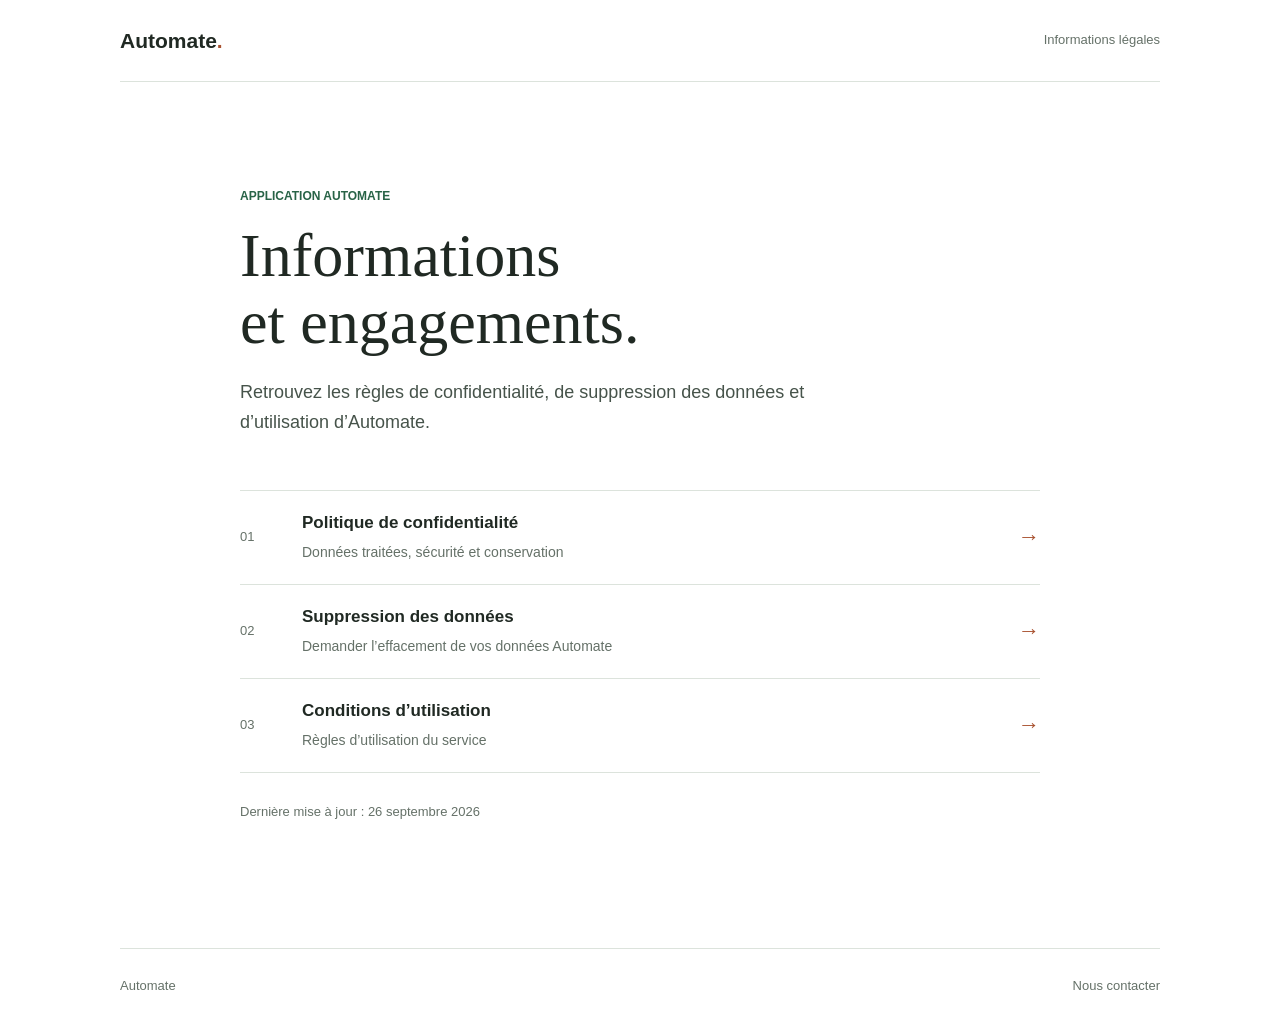
<file: legal/index.html>
<!DOCTYPE html>
<html lang="fr">
<head>
  <meta charset="utf-8">
  <meta name="viewport" content="width=device-width, initial-scale=1">
  <meta name="theme-color" content="#ffffff">
  <meta name="description" content="Informations légales et confidentialité de l’application Automate.">
  <title>Informations légales | Automate</title>
  <link rel="stylesheet" href="legal.css">
</head>
<body>
  <a class="skip-link" href="#contenu">Aller au contenu</a>
  <header class="site-header">
    <a class="brand" href="index.html" aria-label="Automate, accueil des informations légales">Automate<span class="brand-mark" aria-hidden="true">.</span></a>
    <span class="header-note">Informations légales</span>
  </header>
  <main id="contenu" class="home-main">
    <p class="eyebrow">Application Automate</p>
    <h1>Informations<br>et engagements.</h1>
    <p class="intro">Retrouvez les règles de confidentialité, de suppression des données et d’utilisation d’Automate.</p>
    <nav class="document-list" aria-label="Documents légaux">
      <a class="document-link" href="privacy.html">
        <span class="document-number">01</span>
        <span><strong>Politique de confidentialité</strong><small>Données traitées, sécurité et conservation</small></span>
        <span class="arrow" aria-hidden="true">→</span>
      </a>
      <a class="document-link" href="data-deletion.html">
        <span class="document-number">02</span>
        <span><strong>Suppression des données</strong><small>Demander l’effacement de vos données Automate</small></span>
        <span class="arrow" aria-hidden="true">→</span>
      </a>
      <a class="document-link" href="terms.html">
        <span class="document-number">03</span>
        <span><strong>Conditions d’utilisation</strong><small>Règles d’utilisation du service</small></span>
        <span class="arrow" aria-hidden="true">→</span>
      </a>
    </nav>
    <p class="updated">Dernière mise à jour : 26 septembre 2026</p>
  </main>
  <footer class="site-footer">
    <span>Automate</span>
    <a href="mailto:davidamilcar88@gmail.com">Nous contacter</a>
  </footer>
</body>
</html>
</file>
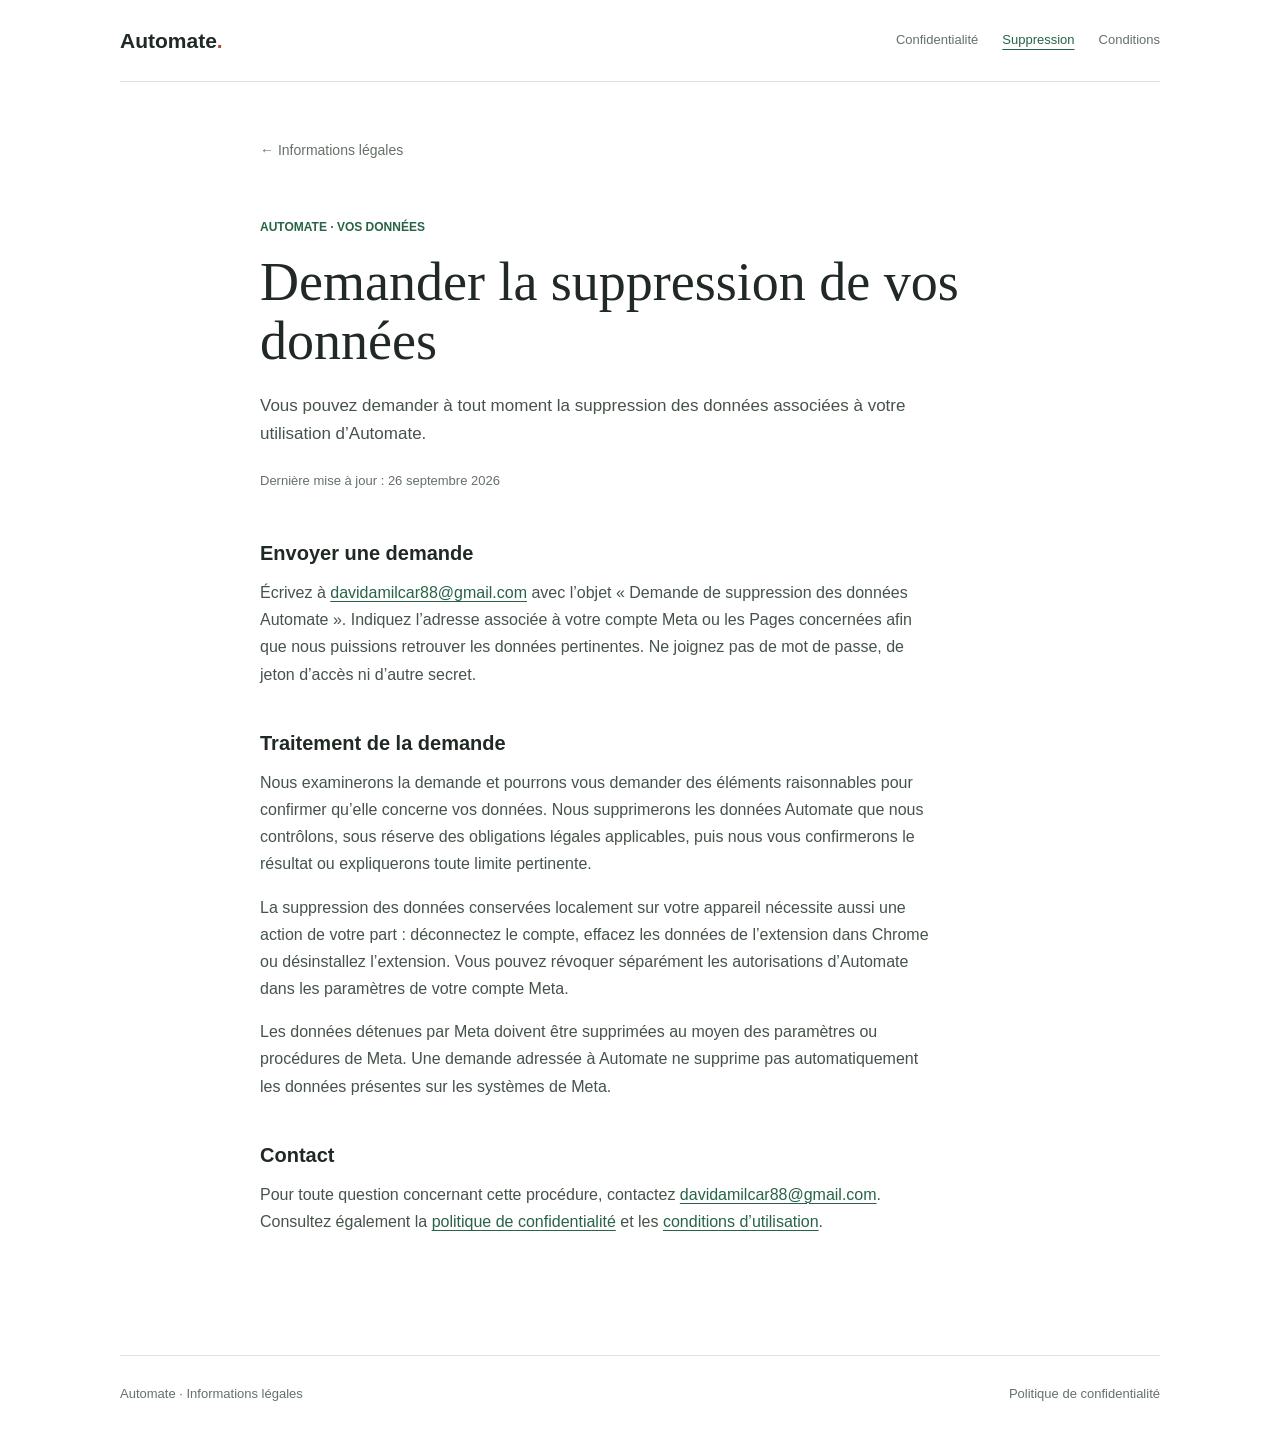
<file: legal/data-deletion.html>
<!DOCTYPE html>
<html lang="fr">
<head>
  <meta charset="utf-8">
  <meta name="viewport" content="width=device-width, initial-scale=1">
  <meta name="theme-color" content="#ffffff">
  <meta name="description" content="Comment demander la suppression des données associées à Automate.">
  <title>Suppression des données | Automate</title>
  <link rel="stylesheet" href="legal.css">
</head>
<body>
  <a class="skip-link" href="#contenu">Aller au contenu</a>
  <header class="site-header">
    <a class="brand" href="index.html" aria-label="Automate, accueil des informations légales">Automate<span class="brand-mark" aria-hidden="true">.</span></a>
    <nav class="header-nav" aria-label="Navigation légale">
      <a href="privacy.html">Confidentialité</a>
      <a href="data-deletion.html" aria-current="page">Suppression</a>
      <a href="terms.html">Conditions</a>
    </nav>
  </header>
  <main id="contenu" class="document-main">
    <a class="back-link" href="index.html">← Informations légales</a>
    <p class="eyebrow">Automate · Vos données</p>
    <h1>Demander la suppression de vos données</h1>
    <p class="intro">Vous pouvez demander à tout moment la suppression des données associées à votre utilisation d’Automate.</p>
    <p class="updated">Dernière mise à jour : 26 septembre 2026</p>

    <article class="prose">
      <h2>Envoyer une demande</h2>
      <p>Écrivez à <a href="mailto:davidamilcar88@gmail.com?subject=Demande%20de%20suppression%20des%20donn%C3%A9es%20Automate">davidamilcar88@gmail.com</a> avec l’objet « Demande de suppression des données Automate ». Indiquez l’adresse associée à votre compte Meta ou les Pages concernées afin que nous puissions retrouver les données pertinentes. Ne joignez pas de mot de passe, de jeton d’accès ni d’autre secret.</p>

      <h2>Traitement de la demande</h2>
      <p>Nous examinerons la demande et pourrons vous demander des éléments raisonnables pour confirmer qu’elle concerne vos données. Nous supprimerons les données Automate que nous contrôlons, sous réserve des obligations légales applicables, puis nous vous confirmerons le résultat ou expliquerons toute limite pertinente.</p>
      <p>La suppression des données conservées localement sur votre appareil nécessite aussi une action de votre part : déconnectez le compte, effacez les données de l’extension dans Chrome ou désinstallez l’extension. Vous pouvez révoquer séparément les autorisations d’Automate dans les paramètres de votre compte Meta.</p>
      <p>Les données détenues par Meta doivent être supprimées au moyen des paramètres ou procédures de Meta. Une demande adressée à Automate ne supprime pas automatiquement les données présentes sur les systèmes de Meta.</p>

      <h2>Contact</h2>
      <p>Pour toute question concernant cette procédure, contactez <a href="mailto:davidamilcar88@gmail.com">davidamilcar88@gmail.com</a>. Consultez également la <a href="privacy.html">politique de confidentialité</a> et les <a href="terms.html">conditions d’utilisation</a>.</p>
    </article>
  </main>
  <footer class="site-footer">
    <a href="index.html">Automate · Informations légales</a>
    <a href="privacy.html">Politique de confidentialité</a>
  </footer>
</body>
</html>
</file>
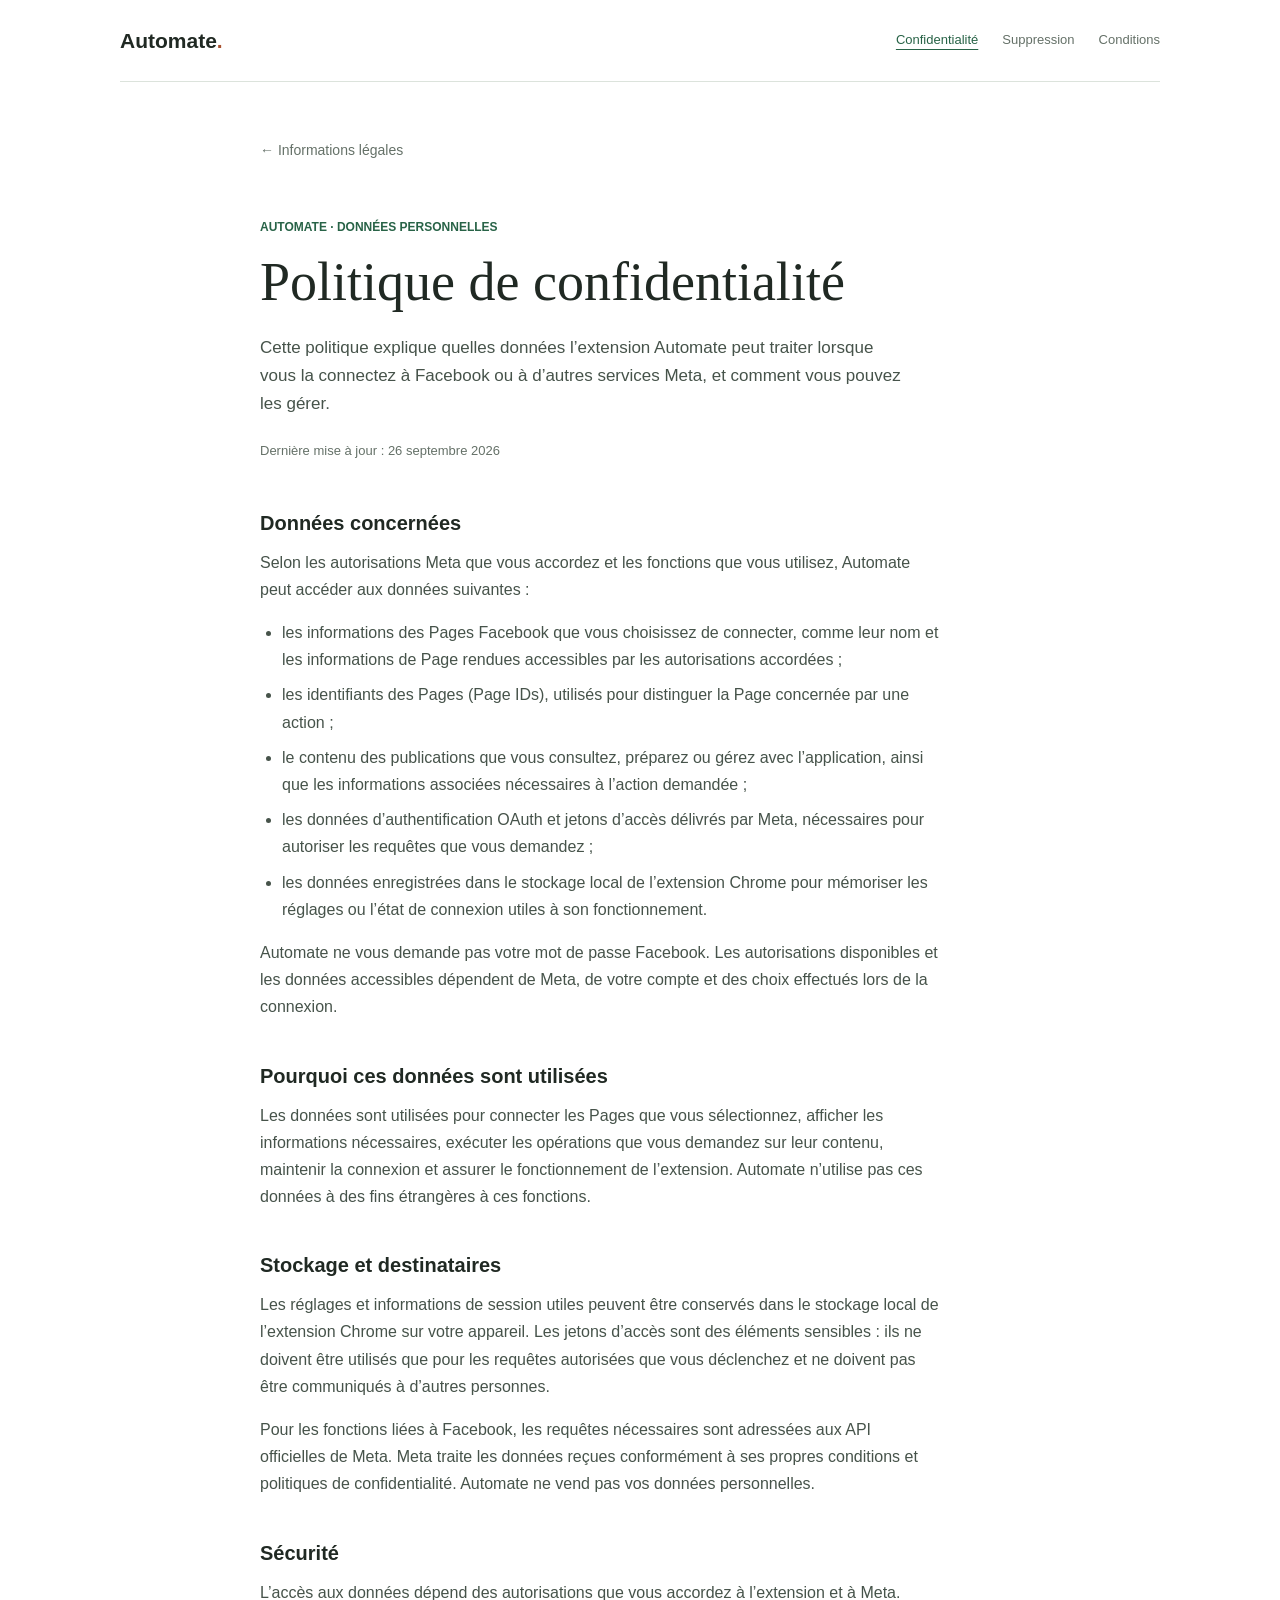
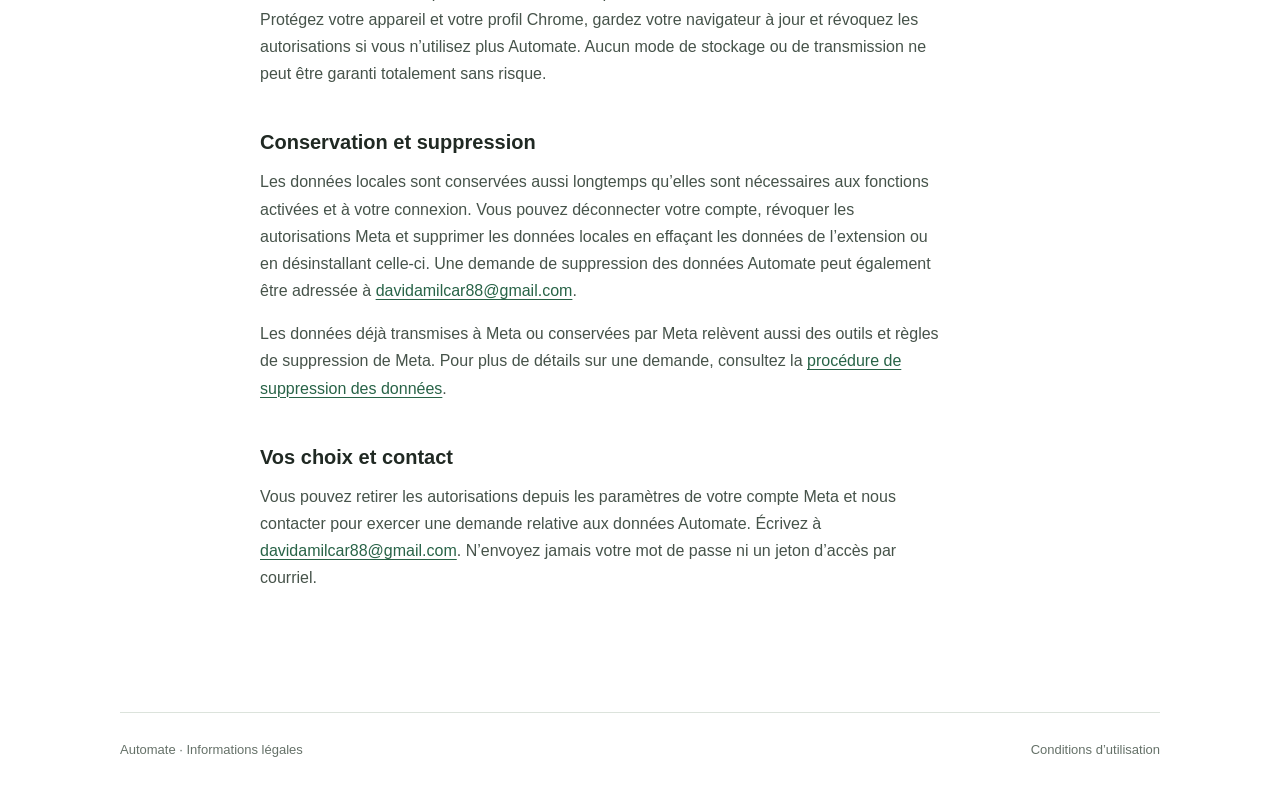
<file: legal/privacy.html>
<!DOCTYPE html>
<html lang="fr">
<head>
  <meta charset="utf-8">
  <meta name="viewport" content="width=device-width, initial-scale=1">
  <meta name="theme-color" content="#ffffff">
  <meta name="description" content="Politique de confidentialité de l’application Automate.">
  <title>Politique de confidentialité | Automate</title>
  <link rel="stylesheet" href="legal.css">
</head>
<body>
  <a class="skip-link" href="#contenu">Aller au contenu</a>
  <header class="site-header">
    <a class="brand" href="index.html" aria-label="Automate, accueil des informations légales">Automate<span class="brand-mark" aria-hidden="true">.</span></a>
    <nav class="header-nav" aria-label="Navigation légale">
      <a href="privacy.html" aria-current="page">Confidentialité</a>
      <a href="data-deletion.html">Suppression</a>
      <a href="terms.html">Conditions</a>
    </nav>
  </header>
  <main id="contenu" class="document-main">
    <a class="back-link" href="index.html">← Informations légales</a>
    <p class="eyebrow">Automate · Données personnelles</p>
    <h1>Politique de confidentialité</h1>
    <p class="intro">Cette politique explique quelles données l’extension Automate peut traiter lorsque vous la connectez à Facebook ou à d’autres services Meta, et comment vous pouvez les gérer.</p>
    <p class="updated">Dernière mise à jour : 26 septembre 2026</p>

    <article class="prose">
      <h2>Données concernées</h2>
      <p>Selon les autorisations Meta que vous accordez et les fonctions que vous utilisez, Automate peut accéder aux données suivantes :</p>
      <ul>
        <li>les informations des Pages Facebook que vous choisissez de connecter, comme leur nom et les informations de Page rendues accessibles par les autorisations accordées ;</li>
        <li>les identifiants des Pages (Page IDs), utilisés pour distinguer la Page concernée par une action ;</li>
        <li>le contenu des publications que vous consultez, préparez ou gérez avec l’application, ainsi que les informations associées nécessaires à l’action demandée ;</li>
        <li>les données d’authentification OAuth et jetons d’accès délivrés par Meta, nécessaires pour autoriser les requêtes que vous demandez ;</li>
        <li>les données enregistrées dans le stockage local de l’extension Chrome pour mémoriser les réglages ou l’état de connexion utiles à son fonctionnement.</li>
      </ul>
      <p>Automate ne vous demande pas votre mot de passe Facebook. Les autorisations disponibles et les données accessibles dépendent de Meta, de votre compte et des choix effectués lors de la connexion.</p>

      <h2>Pourquoi ces données sont utilisées</h2>
      <p>Les données sont utilisées pour connecter les Pages que vous sélectionnez, afficher les informations nécessaires, exécuter les opérations que vous demandez sur leur contenu, maintenir la connexion et assurer le fonctionnement de l’extension. Automate n’utilise pas ces données à des fins étrangères à ces fonctions.</p>

      <h2>Stockage et destinataires</h2>
      <p>Les réglages et informations de session utiles peuvent être conservés dans le stockage local de l’extension Chrome sur votre appareil. Les jetons d’accès sont des éléments sensibles : ils ne doivent être utilisés que pour les requêtes autorisées que vous déclenchez et ne doivent pas être communiqués à d’autres personnes.</p>
      <p>Pour les fonctions liées à Facebook, les requêtes nécessaires sont adressées aux API officielles de Meta. Meta traite les données reçues conformément à ses propres conditions et politiques de confidentialité. Automate ne vend pas vos données personnelles.</p>

      <h2>Sécurité</h2>
      <p>L’accès aux données dépend des autorisations que vous accordez à l’extension et à Meta. Protégez votre appareil et votre profil Chrome, gardez votre navigateur à jour et révoquez les autorisations si vous n’utilisez plus Automate. Aucun mode de stockage ou de transmission ne peut être garanti totalement sans risque.</p>

      <h2>Conservation et suppression</h2>
      <p>Les données locales sont conservées aussi longtemps qu’elles sont nécessaires aux fonctions activées et à votre connexion. Vous pouvez déconnecter votre compte, révoquer les autorisations Meta et supprimer les données locales en effaçant les données de l’extension ou en désinstallant celle-ci. Une demande de suppression des données Automate peut également être adressée à <a href="mailto:davidamilcar88@gmail.com">davidamilcar88@gmail.com</a>.</p>
      <p>Les données déjà transmises à Meta ou conservées par Meta relèvent aussi des outils et règles de suppression de Meta. Pour plus de détails sur une demande, consultez la <a href="data-deletion.html">procédure de suppression des données</a>.</p>

      <h2>Vos choix et contact</h2>
      <p>Vous pouvez retirer les autorisations depuis les paramètres de votre compte Meta et nous contacter pour exercer une demande relative aux données Automate. Écrivez à <a href="mailto:davidamilcar88@gmail.com">davidamilcar88@gmail.com</a>. N’envoyez jamais votre mot de passe ni un jeton d’accès par courriel.</p>
    </article>
  </main>
  <footer class="site-footer">
    <a href="index.html">Automate · Informations légales</a>
    <a href="terms.html">Conditions d’utilisation</a>
  </footer>
</body>
</html>
</file>
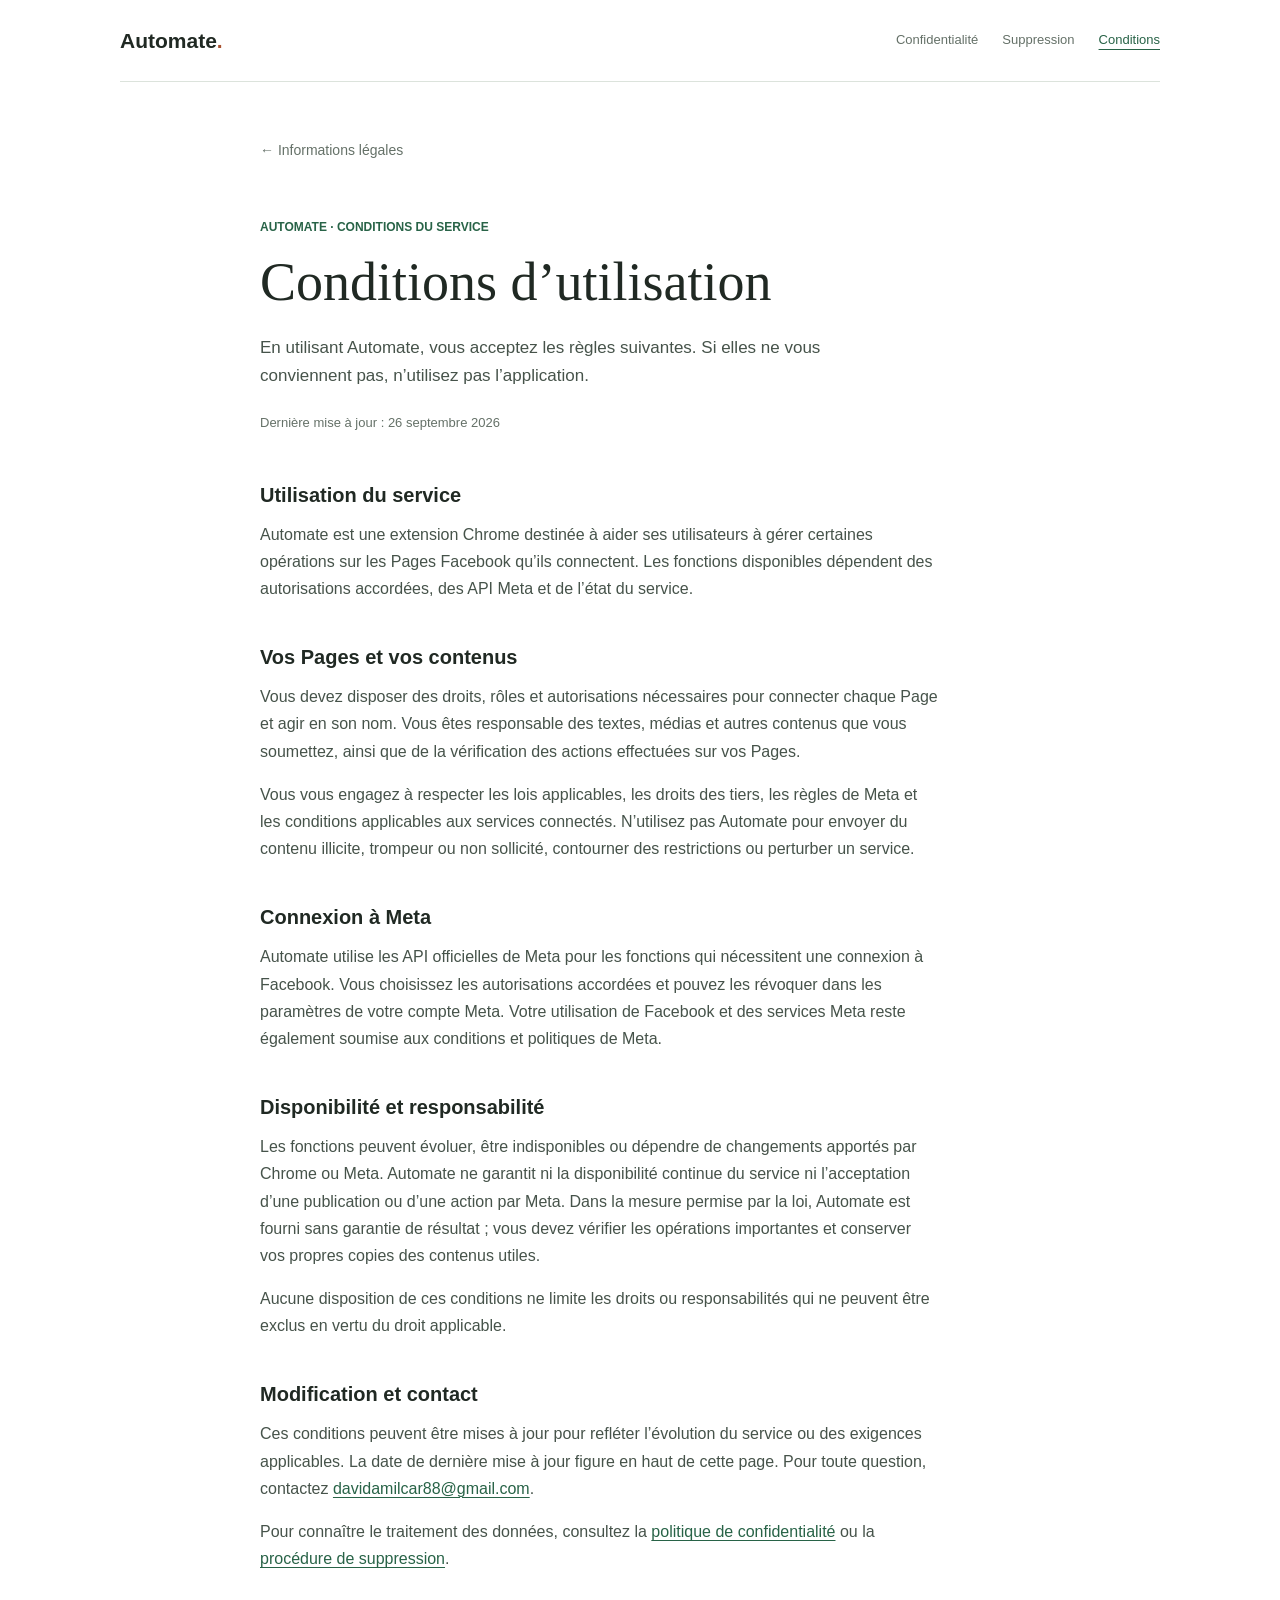
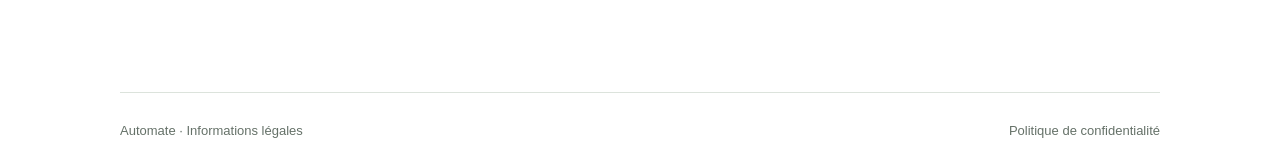
<file: legal/terms.html>
<!DOCTYPE html>
<html lang="fr">
<head>
  <meta charset="utf-8">
  <meta name="viewport" content="width=device-width, initial-scale=1">
  <meta name="theme-color" content="#ffffff">
  <meta name="description" content="Conditions d’utilisation de l’application Automate.">
  <title>Conditions d’utilisation | Automate</title>
  <link rel="stylesheet" href="legal.css">
</head>
<body>
  <a class="skip-link" href="#contenu">Aller au contenu</a>
  <header class="site-header">
    <a class="brand" href="index.html" aria-label="Automate, accueil des informations légales">Automate<span class="brand-mark" aria-hidden="true">.</span></a>
    <nav class="header-nav" aria-label="Navigation légale">
      <a href="privacy.html">Confidentialité</a>
      <a href="data-deletion.html">Suppression</a>
      <a href="terms.html" aria-current="page">Conditions</a>
    </nav>
  </header>
  <main id="contenu" class="document-main">
    <a class="back-link" href="index.html">← Informations légales</a>
    <p class="eyebrow">Automate · Conditions du service</p>
    <h1>Conditions d’utilisation</h1>
    <p class="intro">En utilisant Automate, vous acceptez les règles suivantes. Si elles ne vous conviennent pas, n’utilisez pas l’application.</p>
    <p class="updated">Dernière mise à jour : 26 septembre 2026</p>

    <article class="prose">
      <h2>Utilisation du service</h2>
      <p>Automate est une extension Chrome destinée à aider ses utilisateurs à gérer certaines opérations sur les Pages Facebook qu’ils connectent. Les fonctions disponibles dépendent des autorisations accordées, des API Meta et de l’état du service.</p>

      <h2>Vos Pages et vos contenus</h2>
      <p>Vous devez disposer des droits, rôles et autorisations nécessaires pour connecter chaque Page et agir en son nom. Vous êtes responsable des textes, médias et autres contenus que vous soumettez, ainsi que de la vérification des actions effectuées sur vos Pages.</p>
      <p>Vous vous engagez à respecter les lois applicables, les droits des tiers, les règles de Meta et les conditions applicables aux services connectés. N’utilisez pas Automate pour envoyer du contenu illicite, trompeur ou non sollicité, contourner des restrictions ou perturber un service.</p>

      <h2>Connexion à Meta</h2>
      <p>Automate utilise les API officielles de Meta pour les fonctions qui nécessitent une connexion à Facebook. Vous choisissez les autorisations accordées et pouvez les révoquer dans les paramètres de votre compte Meta. Votre utilisation de Facebook et des services Meta reste également soumise aux conditions et politiques de Meta.</p>

      <h2>Disponibilité et responsabilité</h2>
      <p>Les fonctions peuvent évoluer, être indisponibles ou dépendre de changements apportés par Chrome ou Meta. Automate ne garantit ni la disponibilité continue du service ni l’acceptation d’une publication ou d’une action par Meta. Dans la mesure permise par la loi, Automate est fourni sans garantie de résultat ; vous devez vérifier les opérations importantes et conserver vos propres copies des contenus utiles.</p>
      <p>Aucune disposition de ces conditions ne limite les droits ou responsabilités qui ne peuvent être exclus en vertu du droit applicable.</p>

      <h2>Modification et contact</h2>
      <p>Ces conditions peuvent être mises à jour pour refléter l’évolution du service ou des exigences applicables. La date de dernière mise à jour figure en haut de cette page. Pour toute question, contactez <a href="mailto:davidamilcar88@gmail.com">davidamilcar88@gmail.com</a>.</p>
      <p>Pour connaître le traitement des données, consultez la <a href="privacy.html">politique de confidentialité</a> ou la <a href="data-deletion.html">procédure de suppression</a>.</p>
    </article>
  </main>
  <footer class="site-footer">
    <a href="index.html">Automate · Informations légales</a>
    <a href="privacy.html">Politique de confidentialité</a>
  </footer>
</body>
</html>
</file>
<file: legal/legal.css>
:root {
  color-scheme: light;
  --ink: #202923;
  --muted: #657168;
  --line: #dce3dc;
  --paper: #ffffff;
  --wash: #f5f7f3;
  --green: #286347;
  --orange: #a95230;
  font-family: "Avenir Next", Avenir, "Segoe UI", sans-serif;
  font-synthesis: none;
  text-rendering: optimizeLegibility;
  -webkit-font-smoothing: antialiased;
}

* {
  box-sizing: border-box;
}

html {
  background: var(--paper);
  scroll-behavior: smooth;
}

body {
  min-width: 320px;
  min-height: 100vh;
  margin: 0;
  color: var(--ink);
  background: var(--paper);
  font-size: 16px;
  line-height: 1.7;
}

a {
  color: var(--green);
  text-decoration-thickness: 1px;
  text-underline-offset: 3px;
}

a:hover {
  color: var(--orange);
}

a:focus-visible {
  outline: 3px solid var(--orange);
  outline-offset: 4px;
}

.skip-link {
  position: absolute;
  top: 8px;
  left: 8px;
  z-index: 1;
  padding: 8px 12px;
  transform: translateY(-150%);
  background: var(--paper);
}

.skip-link:focus {
  transform: translateY(0);
}

.site-header,
.site-footer {
  display: flex;
  align-items: center;
  justify-content: space-between;
  gap: 24px;
  width: min(100% - 64px, 1040px);
  margin: 0 auto;
}

.site-header {
  min-height: 82px;
  border-bottom: 1px solid var(--line);
}

.brand {
  color: var(--ink);
  font-size: 21px;
  font-weight: 750;
  letter-spacing: 0;
  text-decoration: none;
}

.brand-mark {
  color: var(--orange);
}

.header-note,
.header-nav,
.site-footer {
  color: var(--muted);
  font-size: 13px;
}

.header-nav {
  display: flex;
  flex-wrap: wrap;
  gap: 24px;
}

.header-nav a,
.site-footer a {
  color: inherit;
  text-decoration: none;
}

.header-nav a[aria-current="page"] {
  color: var(--green);
  text-decoration: underline;
  text-underline-offset: 5px;
}

.home-main {
  width: min(100% - 64px, 800px);
  margin: 0 auto;
  padding: 104px 0 112px;
}

.eyebrow {
  margin: 0 0 16px;
  color: var(--green);
  font-size: 12px;
  font-weight: 700;
  letter-spacing: 0;
  text-transform: uppercase;
}

h1,
h2,
p {
  margin-top: 0;
}

h1 {
  max-width: 760px;
  margin-bottom: 22px;
  font-family: Georgia, "Times New Roman", serif;
  font-size: 62px;
  font-weight: 400;
  letter-spacing: 0;
  line-height: 1.08;
}

.intro {
  max-width: 650px;
  margin-bottom: 22px;
  color: #46534a;
  font-size: 18px;
  line-height: 1.65;
}

.document-list {
  margin-top: 52px;
  border-top: 1px solid var(--line);
}

.document-link {
  display: grid;
  grid-template-columns: 44px 1fr 24px;
  align-items: center;
  gap: 18px;
  min-height: 94px;
  border-bottom: 1px solid var(--line);
  color: var(--ink);
  text-decoration: none;
}

.document-number,
.updated {
  color: var(--muted);
  font-size: 13px;
}

.document-link strong,
.document-link small {
  display: block;
}

.document-link strong {
  font-size: 17px;
  font-weight: 650;
}

.document-link small {
  margin-top: 3px;
  color: var(--muted);
  font-size: 14px;
}

.arrow {
  color: var(--orange);
  font-size: 22px;
  text-align: right;
}

.updated {
  margin-top: 28px;
}

.document-main {
  width: min(100% - 64px, 760px);
  margin: 0 auto;
  padding: 54px 0 104px;
}

.back-link {
  display: inline-block;
  margin-bottom: 54px;
  color: var(--muted);
  font-size: 14px;
  text-decoration: none;
}

.document-main h1 {
  max-width: 720px;
  font-size: 54px;
}

.document-main .intro {
  font-size: 17px;
}

.document-main .updated {
  margin: 0 0 48px;
}

.prose {
  max-width: 680px;
}

.prose h2 {
  margin: 42px 0 12px;
  font-size: 20px;
  font-weight: 650;
  letter-spacing: 0;
  line-height: 1.35;
}

.prose h2:first-child {
  margin-top: 0;
}

.prose p,
.prose li {
  color: #46534a;
}

.prose ul {
  padding-left: 22px;
}

.prose li + li {
  margin-top: 8px;
}

.site-footer {
  min-height: 76px;
  border-top: 1px solid var(--line);
}

@media (max-width: 640px) {
  .site-header,
  .site-footer {
    width: min(100% - 40px, 1040px);
  }

  .site-header {
    align-items: flex-start;
    flex-direction: column;
    justify-content: center;
    gap: 8px;
    padding: 15px 0;
  }

  .header-nav {
    gap: 18px;
    font-size: 12px;
  }

  .home-main,
  .document-main {
    width: min(100% - 40px, 760px);
  }

  .home-main {
    padding: 72px 0 80px;
  }

  .document-main {
    padding: 36px 0 76px;
  }

  .back-link {
    margin-bottom: 36px;
  }

  .intro {
    font-size: 16px;
  }

  h1 {
    font-size: 40px;
  }

  .document-main h1 {
    font-size: 36px;
  }

  .document-link {
    grid-template-columns: 30px 1fr 18px;
    gap: 12px;
    min-height: 88px;
  }

  .document-link strong {
    font-size: 15px;
  }

  .document-link small {
    font-size: 12px;
  }

  .site-footer {
    align-items: flex-start;
    flex-direction: column;
    justify-content: center;
    gap: 2px;
    padding: 14px 0;
  }
}

@media (prefers-reduced-motion: reduce) {
  html {
    scroll-behavior: auto;
  }
}
</file>
